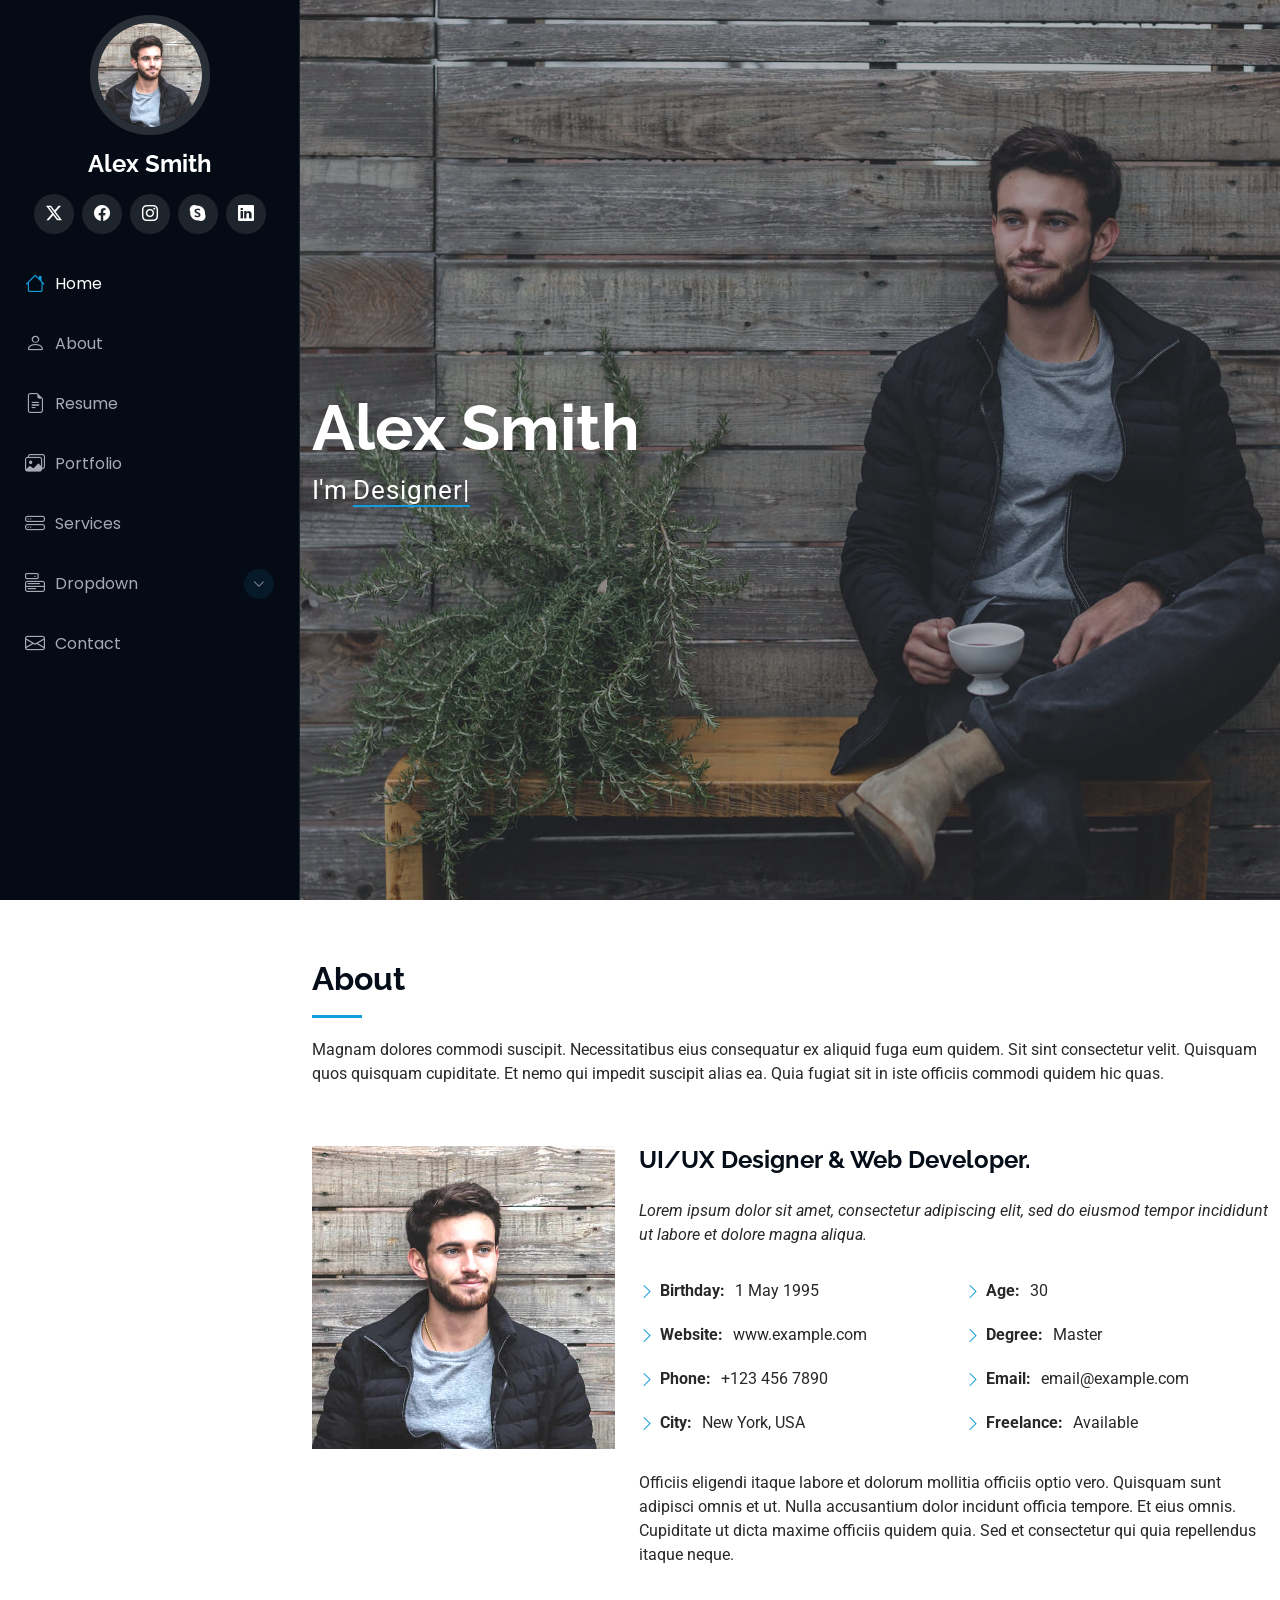
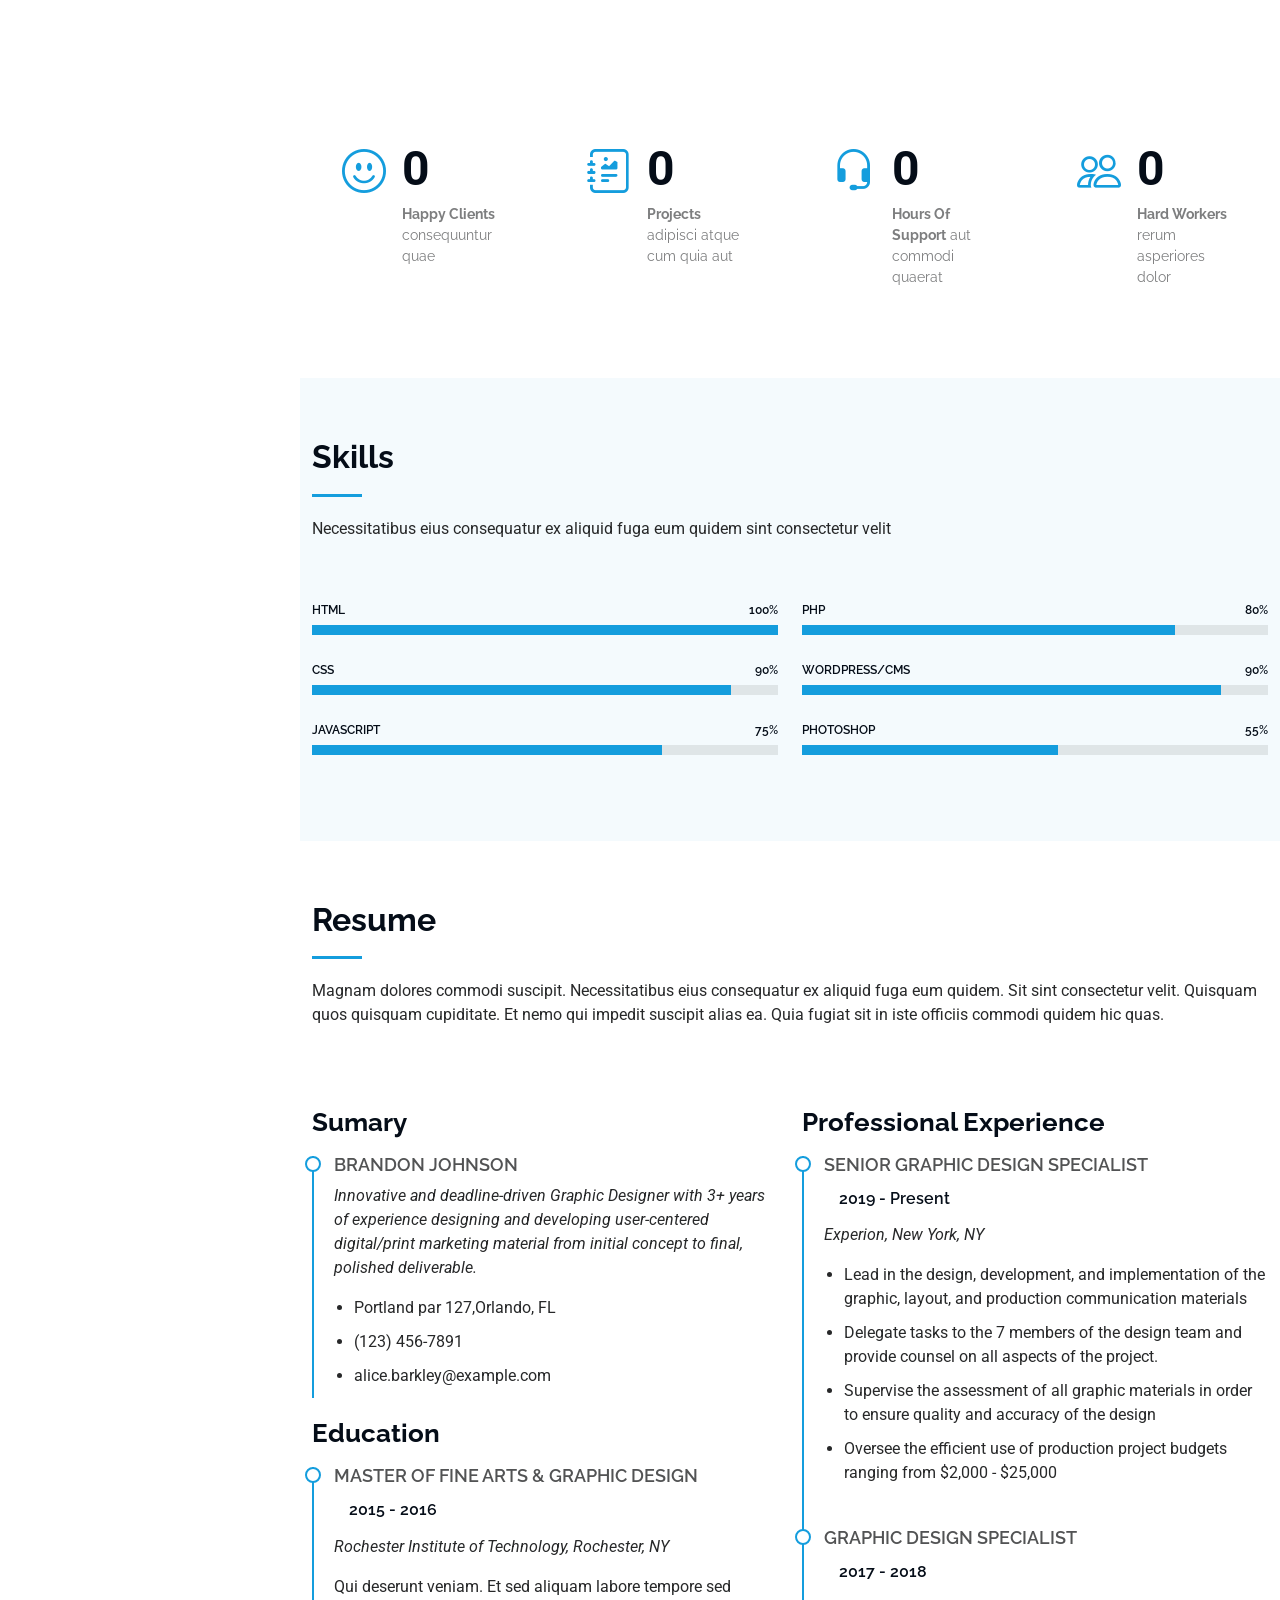
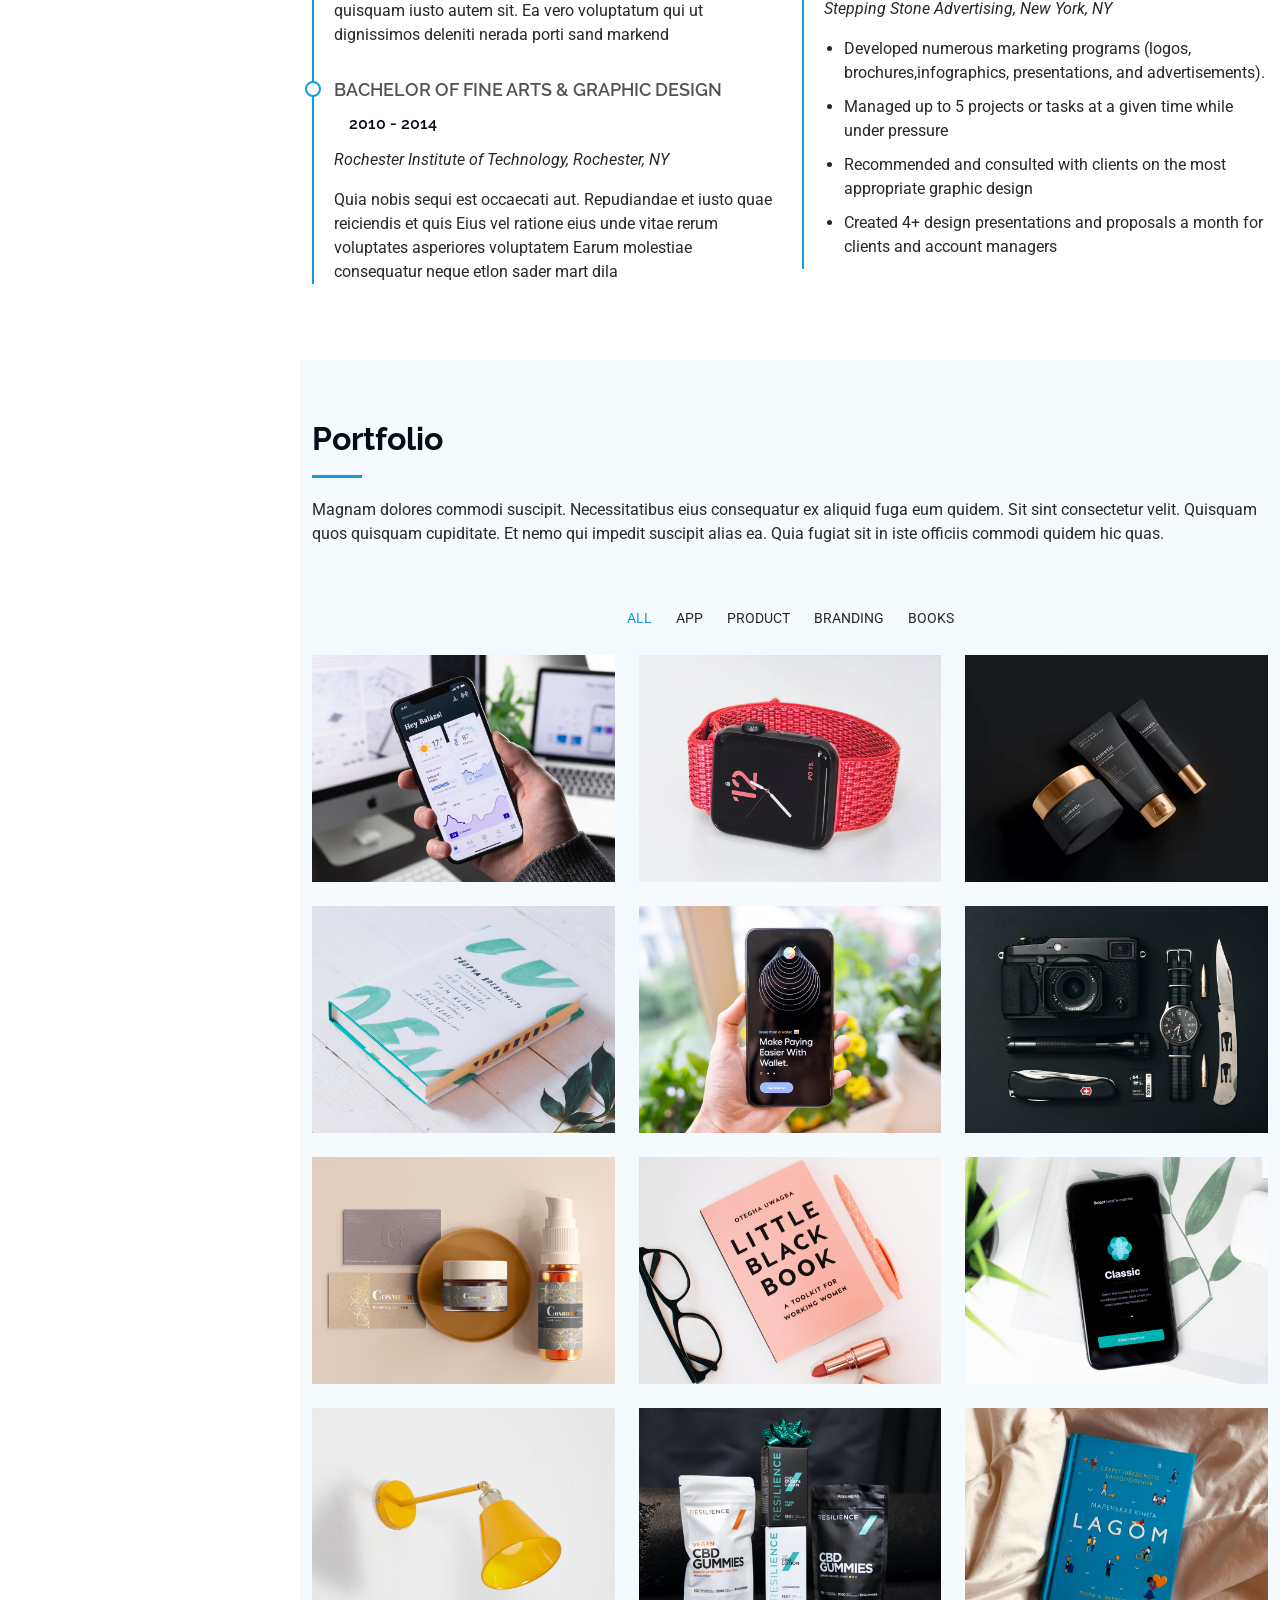
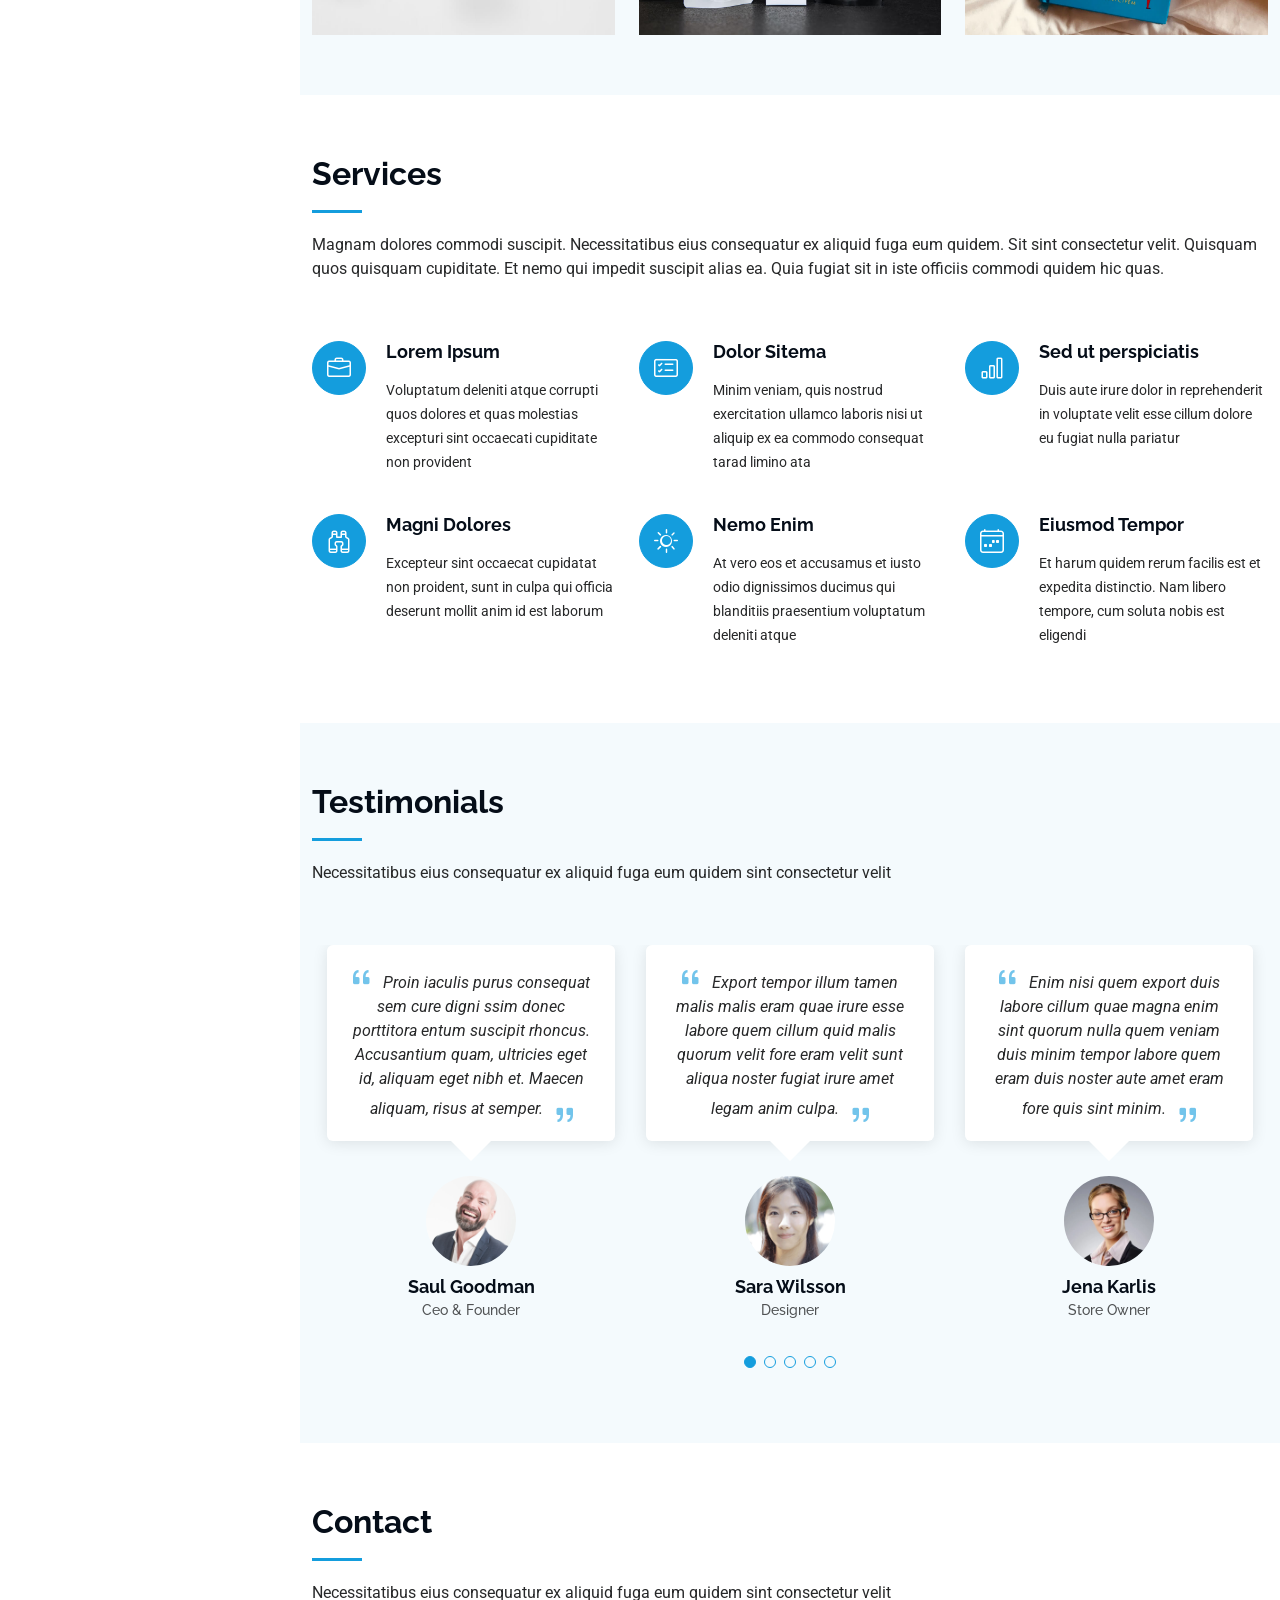
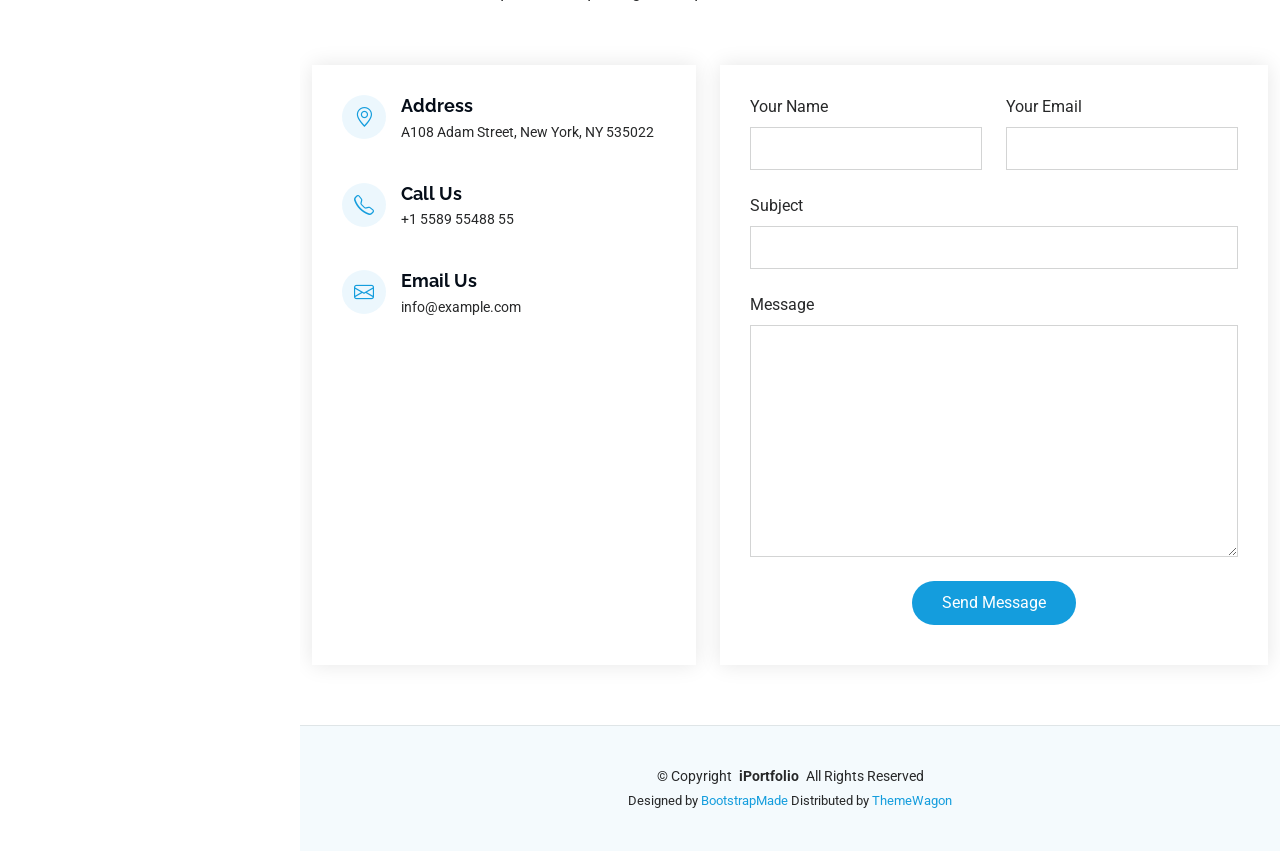
<file: portofolio-silvia/public/iPortfolio-1.0.0/index.html>
<!DOCTYPE html>
<html lang="en">

<head>
  <meta charset="utf-8">
  <meta content="width=device-width, initial-scale=1.0" name="viewport">
  <title>Index - iPortfolio Bootstrap Template</title>
  <meta content="" name="description">
  <meta content="" name="keywords">

  <!-- Favicons -->
  <link href="assets/img/favicon.png" rel="icon">
  <link href="assets/img/apple-touch-icon.png" rel="apple-touch-icon">

  <!-- Fonts -->
  <link href="https://fonts.googleapis.com" rel="preconnect">
  <link href="https://fonts.gstatic.com" rel="preconnect" crossorigin>
  <link href="https://fonts.googleapis.com/css2?family=Roboto:ital,wght@0,100;0,300;0,400;0,500;0,700;0,900;1,100;1,300;1,400;1,500;1,700;1,900&family=Poppins:ital,wght@0,100;0,200;0,300;0,400;0,500;0,600;0,700;0,800;0,900;1,100;1,200;1,300;1,400;1,500;1,600;1,700;1,800;1,900&family=Raleway:ital,wght@0,100;0,200;0,300;0,400;0,500;0,600;0,700;0,800;0,900;1,100;1,200;1,300;1,400;1,500;1,600;1,700;1,800;1,900&display=swap" rel="stylesheet">

  <!-- Vendor CSS Files -->
  <link href="assets/vendor/bootstrap/css/bootstrap.min.css" rel="stylesheet">
  <link href="assets/vendor/bootstrap-icons/bootstrap-icons.css" rel="stylesheet">
  <link href="assets/vendor/aos/aos.css" rel="stylesheet">
  <link href="assets/vendor/glightbox/css/glightbox.min.css" rel="stylesheet">
  <link href="assets/vendor/swiper/swiper-bundle.min.css" rel="stylesheet">

  <!-- Main CSS File -->
  <link href="assets/css/main.css" rel="stylesheet">

  <!-- =======================================================
  * Template Name: iPortfolio
  * Template URL: https://bootstrapmade.com/iportfolio-bootstrap-portfolio-websites-template/
  * Updated: Jun 29 2024 with Bootstrap v5.3.3
  * Author: BootstrapMade.com
  * License: https://bootstrapmade.com/license/
  ======================================================== -->
</head>

<body class="index-page">

  <header id="header" class="header dark-background d-flex flex-column">
    <i class="header-toggle d-xl-none bi bi-list"></i>

    <div class="profile-img">
      <img src="assets/img/my-profile-img.jpg" alt="" class="img-fluid rounded-circle">
    </div>

    <a href="index.html" class="logo d-flex align-items-center justify-content-center">
      <!-- Uncomment the line below if you also wish to use an image logo -->
      <!-- <img src="assets/img/logo.png" alt=""> -->
      <h1 class="sitename">Alex Smith</h1>
    </a>

    <div class="social-links text-center">
      <a href="#" class="twitter"><i class="bi bi-twitter-x"></i></a>
      <a href="#" class="facebook"><i class="bi bi-facebook"></i></a>
      <a href="#" class="instagram"><i class="bi bi-instagram"></i></a>
      <a href="#" class="google-plus"><i class="bi bi-skype"></i></a>
      <a href="#" class="linkedin"><i class="bi bi-linkedin"></i></a>
    </div>

    <nav id="navmenu" class="navmenu">
      <ul>
        <li><a href="#hero" class="active"><i class="bi bi-house navicon"></i>Home</a></li>
        <li><a href="#about"><i class="bi bi-person navicon"></i> About</a></li>
        <li><a href="#resume"><i class="bi bi-file-earmark-text navicon"></i> Resume</a></li>
        <li><a href="#portfolio"><i class="bi bi-images navicon"></i> Portfolio</a></li>
        <li><a href="#services"><i class="bi bi-hdd-stack navicon"></i> Services</a></li>
        <li class="dropdown"><a href="#"><i class="bi bi-menu-button navicon"></i> <span>Dropdown</span> <i class="bi bi-chevron-down toggle-dropdown"></i></a>
          <ul>
            <li><a href="#">Dropdown 1</a></li>
            <li class="dropdown"><a href="#"><span>Deep Dropdown</span> <i class="bi bi-chevron-down toggle-dropdown"></i></a>
              <ul>
                <li><a href="#">Deep Dropdown 1</a></li>
                <li><a href="#">Deep Dropdown 2</a></li>
                <li><a href="#">Deep Dropdown 3</a></li>
                <li><a href="#">Deep Dropdown 4</a></li>
                <li><a href="#">Deep Dropdown 5</a></li>
              </ul>
            </li>
            <li><a href="#">Dropdown 2</a></li>
            <li><a href="#">Dropdown 3</a></li>
            <li><a href="#">Dropdown 4</a></li>
          </ul>
        </li>
        <li><a href="#contact"><i class="bi bi-envelope navicon"></i> Contact</a></li>
      </ul>
    </nav>

  </header>

  <main class="main">

    <!-- Hero Section -->
    <section id="hero" class="hero section dark-background">

      <img src="assets/img/hero-bg.jpg" alt="" data-aos="fade-in" class="">

      <div class="container" data-aos="fade-up" data-aos-delay="100">
        <h2>Alex Smith</h2>
        <p>I'm <span class="typed" data-typed-items="Designer, Developer, Freelancer, Photographer">Designer</span><span class="typed-cursor typed-cursor--blink" aria-hidden="true"></span><span class="typed-cursor typed-cursor--blink" aria-hidden="true"></span></p>
      </div>

    </section><!-- /Hero Section -->

    <!-- About Section -->
    <section id="about" class="about section">

      <!-- Section Title -->
      <div class="container section-title" data-aos="fade-up">
        <h2>About</h2>
        <p>Magnam dolores commodi suscipit. Necessitatibus eius consequatur ex aliquid fuga eum quidem. Sit sint consectetur velit. Quisquam quos quisquam cupiditate. Et nemo qui impedit suscipit alias ea. Quia fugiat sit in iste officiis commodi quidem hic quas.</p>
      </div><!-- End Section Title -->

      <div class="container" data-aos="fade-up" data-aos-delay="100">

        <div class="row gy-4 justify-content-center">
          <div class="col-lg-4">
            <img src="assets/img/my-profile-img.jpg" class="img-fluid" alt="">
          </div>
          <div class="col-lg-8 content">
            <h2>UI/UX Designer &amp; Web Developer.</h2>
            <p class="fst-italic py-3">
              Lorem ipsum dolor sit amet, consectetur adipiscing elit, sed do eiusmod tempor incididunt ut labore et dolore
              magna aliqua.
            </p>
            <div class="row">
              <div class="col-lg-6">
                <ul>
                  <li><i class="bi bi-chevron-right"></i> <strong>Birthday:</strong> <span>1 May 1995</span></li>
                  <li><i class="bi bi-chevron-right"></i> <strong>Website:</strong> <span>www.example.com</span></li>
                  <li><i class="bi bi-chevron-right"></i> <strong>Phone:</strong> <span>+123 456 7890</span></li>
                  <li><i class="bi bi-chevron-right"></i> <strong>City:</strong> <span>New York, USA</span></li>
                </ul>
              </div>
              <div class="col-lg-6">
                <ul>
                  <li><i class="bi bi-chevron-right"></i> <strong>Age:</strong> <span>30</span></li>
                  <li><i class="bi bi-chevron-right"></i> <strong>Degree:</strong> <span>Master</span></li>
                  <li><i class="bi bi-chevron-right"></i> <strong>Email:</strong> <span>email@example.com</span></li>
                  <li><i class="bi bi-chevron-right"></i> <strong>Freelance:</strong> <span>Available</span></li>
                </ul>
              </div>
            </div>
            <p class="py-3">
              Officiis eligendi itaque labore et dolorum mollitia officiis optio vero. Quisquam sunt adipisci omnis et ut. Nulla accusantium dolor incidunt officia tempore. Et eius omnis.
              Cupiditate ut dicta maxime officiis quidem quia. Sed et consectetur qui quia repellendus itaque neque.
            </p>
          </div>
        </div>

      </div>

    </section><!-- /About Section -->

    <!-- Stats Section -->
    <section id="stats" class="stats section">

      <div class="container" data-aos="fade-up" data-aos-delay="100">

        <div class="row gy-4">

          <div class="col-lg-3 col-md-6">
            <div class="stats-item">
              <i class="bi bi-emoji-smile"></i>
              <span data-purecounter-start="0" data-purecounter-end="232" data-purecounter-duration="1" class="purecounter"></span>
              <p><strong>Happy Clients</strong> <span>consequuntur quae</span></p>
            </div>
          </div><!-- End Stats Item -->

          <div class="col-lg-3 col-md-6">
            <div class="stats-item">
              <i class="bi bi-journal-richtext"></i>
              <span data-purecounter-start="0" data-purecounter-end="521" data-purecounter-duration="1" class="purecounter"></span>
              <p><strong>Projects</strong> <span>adipisci atque cum quia aut</span></p>
            </div>
          </div><!-- End Stats Item -->

          <div class="col-lg-3 col-md-6">
            <div class="stats-item">
              <i class="bi bi-headset"></i>
              <span data-purecounter-start="0" data-purecounter-end="1453" data-purecounter-duration="1" class="purecounter"></span>
              <p><strong>Hours Of Support</strong> <span>aut commodi quaerat</span></p>
            </div>
          </div><!-- End Stats Item -->

          <div class="col-lg-3 col-md-6">
            <div class="stats-item">
              <i class="bi bi-people"></i>
              <span data-purecounter-start="0" data-purecounter-end="32" data-purecounter-duration="1" class="purecounter"></span>
              <p><strong>Hard Workers</strong> <span>rerum asperiores dolor</span></p>
            </div>
          </div><!-- End Stats Item -->

        </div>

      </div>

    </section><!-- /Stats Section -->

    <!-- Skills Section -->
    <section id="skills" class="skills section light-background">

      <!-- Section Title -->
      <div class="container section-title" data-aos="fade-up">
        <h2>Skills</h2>
        <p>Necessitatibus eius consequatur ex aliquid fuga eum quidem sint consectetur velit</p>
      </div><!-- End Section Title -->

      <div class="container" data-aos="fade-up" data-aos-delay="100">

        <div class="row skills-content skills-animation">

          <div class="col-lg-6">

            <div class="progress">
              <span class="skill"><span>HTML</span> <i class="val">100%</i></span>
              <div class="progress-bar-wrap">
                <div class="progress-bar" role="progressbar" aria-valuenow="100" aria-valuemin="0" aria-valuemax="100"></div>
              </div>
            </div><!-- End Skills Item -->

            <div class="progress">
              <span class="skill"><span>CSS</span> <i class="val">90%</i></span>
              <div class="progress-bar-wrap">
                <div class="progress-bar" role="progressbar" aria-valuenow="90" aria-valuemin="0" aria-valuemax="100"></div>
              </div>
            </div><!-- End Skills Item -->

            <div class="progress">
              <span class="skill"><span>JavaScript</span> <i class="val">75%</i></span>
              <div class="progress-bar-wrap">
                <div class="progress-bar" role="progressbar" aria-valuenow="75" aria-valuemin="0" aria-valuemax="100"></div>
              </div>
            </div><!-- End Skills Item -->

          </div>

          <div class="col-lg-6">

            <div class="progress">
              <span class="skill"><span>PHP</span> <i class="val">80%</i></span>
              <div class="progress-bar-wrap">
                <div class="progress-bar" role="progressbar" aria-valuenow="80" aria-valuemin="0" aria-valuemax="100"></div>
              </div>
            </div><!-- End Skills Item -->

            <div class="progress">
              <span class="skill"><span>WordPress/CMS</span> <i class="val">90%</i></span>
              <div class="progress-bar-wrap">
                <div class="progress-bar" role="progressbar" aria-valuenow="90" aria-valuemin="0" aria-valuemax="100"></div>
              </div>
            </div><!-- End Skills Item -->

            <div class="progress">
              <span class="skill"><span>Photoshop</span> <i class="val">55%</i></span>
              <div class="progress-bar-wrap">
                <div class="progress-bar" role="progressbar" aria-valuenow="55" aria-valuemin="0" aria-valuemax="100"></div>
              </div>
            </div><!-- End Skills Item -->

          </div>

        </div>

      </div>

    </section><!-- /Skills Section -->

    <!-- Resume Section -->
    <section id="resume" class="resume section">

      <!-- Section Title -->
      <div class="container section-title" data-aos="fade-up">
        <h2>Resume</h2>
        <p>Magnam dolores commodi suscipit. Necessitatibus eius consequatur ex aliquid fuga eum quidem. Sit sint consectetur velit. Quisquam quos quisquam cupiditate. Et nemo qui impedit suscipit alias ea. Quia fugiat sit in iste officiis commodi quidem hic quas.</p>
      </div><!-- End Section Title -->

      <div class="container">

        <div class="row">

          <div class="col-lg-6" data-aos="fade-up" data-aos-delay="100">
            <h3 class="resume-title">Sumary</h3>

            <div class="resume-item pb-0">
              <h4>Brandon Johnson</h4>
              <p><em>Innovative and deadline-driven Graphic Designer with 3+ years of experience designing and developing user-centered digital/print marketing material from initial concept to final, polished deliverable.</em></p>
              <ul>
                <li>Portland par 127,Orlando, FL</li>
                <li>(123) 456-7891</li>
                <li>alice.barkley@example.com</li>
              </ul>
            </div><!-- Edn Resume Item -->

            <h3 class="resume-title">Education</h3>
            <div class="resume-item">
              <h4>Master of Fine Arts &amp; Graphic Design</h4>
              <h5>2015 - 2016</h5>
              <p><em>Rochester Institute of Technology, Rochester, NY</em></p>
              <p>Qui deserunt veniam. Et sed aliquam labore tempore sed quisquam iusto autem sit. Ea vero voluptatum qui ut dignissimos deleniti nerada porti sand markend</p>
            </div><!-- Edn Resume Item -->

            <div class="resume-item">
              <h4>Bachelor of Fine Arts &amp; Graphic Design</h4>
              <h5>2010 - 2014</h5>
              <p><em>Rochester Institute of Technology, Rochester, NY</em></p>
              <p>Quia nobis sequi est occaecati aut. Repudiandae et iusto quae reiciendis et quis Eius vel ratione eius unde vitae rerum voluptates asperiores voluptatem Earum molestiae consequatur neque etlon sader mart dila</p>
            </div><!-- Edn Resume Item -->

          </div>

          <div class="col-lg-6" data-aos="fade-up" data-aos-delay="200">
            <h3 class="resume-title">Professional Experience</h3>
            <div class="resume-item">
              <h4>Senior graphic design specialist</h4>
              <h5>2019 - Present</h5>
              <p><em>Experion, New York, NY </em></p>
              <ul>
                <li>Lead in the design, development, and implementation of the graphic, layout, and production communication materials</li>
                <li>Delegate tasks to the 7 members of the design team and provide counsel on all aspects of the project. </li>
                <li>Supervise the assessment of all graphic materials in order to ensure quality and accuracy of the design</li>
                <li>Oversee the efficient use of production project budgets ranging from $2,000 - $25,000</li>
              </ul>
            </div><!-- Edn Resume Item -->

            <div class="resume-item">
              <h4>Graphic design specialist</h4>
              <h5>2017 - 2018</h5>
              <p><em>Stepping Stone Advertising, New York, NY</em></p>
              <ul>
                <li>Developed numerous marketing programs (logos, brochures,infographics, presentations, and advertisements).</li>
                <li>Managed up to 5 projects or tasks at a given time while under pressure</li>
                <li>Recommended and consulted with clients on the most appropriate graphic design</li>
                <li>Created 4+ design presentations and proposals a month for clients and account managers</li>
              </ul>
            </div><!-- Edn Resume Item -->

          </div>

        </div>

      </div>

    </section><!-- /Resume Section -->

    <!-- Portfolio Section -->
    <section id="portfolio" class="portfolio section light-background">

      <!-- Section Title -->
      <div class="container section-title" data-aos="fade-up">
        <h2>Portfolio</h2>
        <p>Magnam dolores commodi suscipit. Necessitatibus eius consequatur ex aliquid fuga eum quidem. Sit sint consectetur velit. Quisquam quos quisquam cupiditate. Et nemo qui impedit suscipit alias ea. Quia fugiat sit in iste officiis commodi quidem hic quas.</p>
      </div><!-- End Section Title -->

      <div class="container">

        <div class="isotope-layout" data-default-filter="*" data-layout="masonry" data-sort="original-order">

          <ul class="portfolio-filters isotope-filters" data-aos="fade-up" data-aos-delay="100">
            <li data-filter="*" class="filter-active">All</li>
            <li data-filter=".filter-app">App</li>
            <li data-filter=".filter-product">Product</li>
            <li data-filter=".filter-branding">Branding</li>
            <li data-filter=".filter-books">Books</li>
          </ul><!-- End Portfolio Filters -->

          <div class="row gy-4 isotope-container" data-aos="fade-up" data-aos-delay="200">

            <div class="col-lg-4 col-md-6 portfolio-item isotope-item filter-app">
              <div class="portfolio-content h-100">
                <img src="assets/img/portfolio/app-1.jpg" class="img-fluid" alt="">
                <div class="portfolio-info">
                  <h4>App 1</h4>
                  <p>Lorem ipsum, dolor sit amet consectetur</p>
                  <a href="assets/img/portfolio/app-1.jpg" title="App 1" data-gallery="portfolio-gallery-app" class="glightbox preview-link"><i class="bi bi-zoom-in"></i></a>
                  <a href="portfolio-details.html" title="More Details" class="details-link"><i class="bi bi-link-45deg"></i></a>
                </div>
              </div>
            </div><!-- End Portfolio Item -->

            <div class="col-lg-4 col-md-6 portfolio-item isotope-item filter-product">
              <div class="portfolio-content h-100">
                <img src="assets/img/portfolio/product-1.jpg" class="img-fluid" alt="">
                <div class="portfolio-info">
                  <h4>Product 1</h4>
                  <p>Lorem ipsum, dolor sit amet consectetur</p>
                  <a href="assets/img/portfolio/product-1.jpg" title="Product 1" data-gallery="portfolio-gallery-product" class="glightbox preview-link"><i class="bi bi-zoom-in"></i></a>
                  <a href="portfolio-details.html" title="More Details" class="details-link"><i class="bi bi-link-45deg"></i></a>
                </div>
              </div>
            </div><!-- End Portfolio Item -->

            <div class="col-lg-4 col-md-6 portfolio-item isotope-item filter-branding">
              <div class="portfolio-content h-100">
                <img src="assets/img/portfolio/branding-1.jpg" class="img-fluid" alt="">
                <div class="portfolio-info">
                  <h4>Branding 1</h4>
                  <p>Lorem ipsum, dolor sit amet consectetur</p>
                  <a href="assets/img/portfolio/branding-1.jpg" title="Branding 1" data-gallery="portfolio-gallery-branding" class="glightbox preview-link"><i class="bi bi-zoom-in"></i></a>
                  <a href="portfolio-details.html" title="More Details" class="details-link"><i class="bi bi-link-45deg"></i></a>
                </div>
              </div>
            </div><!-- End Portfolio Item -->

            <div class="col-lg-4 col-md-6 portfolio-item isotope-item filter-books">
              <div class="portfolio-content h-100">
                <img src="assets/img/portfolio/books-1.jpg" class="img-fluid" alt="">
                <div class="portfolio-info">
                  <h4>Books 1</h4>
                  <p>Lorem ipsum, dolor sit amet consectetur</p>
                  <a href="assets/img/portfolio/books-1.jpg" title="Branding 1" data-gallery="portfolio-gallery-book" class="glightbox preview-link"><i class="bi bi-zoom-in"></i></a>
                  <a href="portfolio-details.html" title="More Details" class="details-link"><i class="bi bi-link-45deg"></i></a>
                </div>
              </div>
            </div><!-- End Portfolio Item -->

            <div class="col-lg-4 col-md-6 portfolio-item isotope-item filter-app">
              <div class="portfolio-content h-100">
                <img src="assets/img/portfolio/app-2.jpg" class="img-fluid" alt="">
                <div class="portfolio-info">
                  <h4>App 2</h4>
                  <p>Lorem ipsum, dolor sit amet consectetur</p>
                  <a href="assets/img/portfolio/app-2.jpg" title="App 2" data-gallery="portfolio-gallery-app" class="glightbox preview-link"><i class="bi bi-zoom-in"></i></a>
                  <a href="portfolio-details.html" title="More Details" class="details-link"><i class="bi bi-link-45deg"></i></a>
                </div>
              </div>
            </div><!-- End Portfolio Item -->

            <div class="col-lg-4 col-md-6 portfolio-item isotope-item filter-product">
              <div class="portfolio-content h-100">
                <img src="assets/img/portfolio/product-2.jpg" class="img-fluid" alt="">
                <div class="portfolio-info">
                  <h4>Product 2</h4>
                  <p>Lorem ipsum, dolor sit amet consectetur</p>
                  <a href="assets/img/portfolio/product-2.jpg" title="Product 2" data-gallery="portfolio-gallery-product" class="glightbox preview-link"><i class="bi bi-zoom-in"></i></a>
                  <a href="portfolio-details.html" title="More Details" class="details-link"><i class="bi bi-link-45deg"></i></a>
                </div>
              </div>
            </div><!-- End Portfolio Item -->

            <div class="col-lg-4 col-md-6 portfolio-item isotope-item filter-branding">
              <div class="portfolio-content h-100">
                <img src="assets/img/portfolio/branding-2.jpg" class="img-fluid" alt="">
                <div class="portfolio-info">
                  <h4>Branding 2</h4>
                  <p>Lorem ipsum, dolor sit amet consectetur</p>
                  <a href="assets/img/portfolio/branding-2.jpg" title="Branding 2" data-gallery="portfolio-gallery-branding" class="glightbox preview-link"><i class="bi bi-zoom-in"></i></a>
                  <a href="portfolio-details.html" title="More Details" class="details-link"><i class="bi bi-link-45deg"></i></a>
                </div>
              </div>
            </div><!-- End Portfolio Item -->

            <div class="col-lg-4 col-md-6 portfolio-item isotope-item filter-books">
              <div class="portfolio-content h-100">
                <img src="assets/img/portfolio/books-2.jpg" class="img-fluid" alt="">
                <div class="portfolio-info">
                  <h4>Books 2</h4>
                  <p>Lorem ipsum, dolor sit amet consectetur</p>
                  <a href="assets/img/portfolio/books-2.jpg" title="Branding 2" data-gallery="portfolio-gallery-book" class="glightbox preview-link"><i class="bi bi-zoom-in"></i></a>
                  <a href="portfolio-details.html" title="More Details" class="details-link"><i class="bi bi-link-45deg"></i></a>
                </div>
              </div>
            </div><!-- End Portfolio Item -->

            <div class="col-lg-4 col-md-6 portfolio-item isotope-item filter-app">
              <div class="portfolio-content h-100">
                <img src="assets/img/portfolio/app-3.jpg" class="img-fluid" alt="">
                <div class="portfolio-info">
                  <h4>App 3</h4>
                  <p>Lorem ipsum, dolor sit amet consectetur</p>
                  <a href="assets/img/portfolio/app-3.jpg" title="App 3" data-gallery="portfolio-gallery-app" class="glightbox preview-link"><i class="bi bi-zoom-in"></i></a>
                  <a href="portfolio-details.html" title="More Details" class="details-link"><i class="bi bi-link-45deg"></i></a>
                </div>
              </div>
            </div><!-- End Portfolio Item -->

            <div class="col-lg-4 col-md-6 portfolio-item isotope-item filter-product">
              <div class="portfolio-content h-100">
                <img src="assets/img/portfolio/product-3.jpg" class="img-fluid" alt="">
                <div class="portfolio-info">
                  <h4>Product 3</h4>
                  <p>Lorem ipsum, dolor sit amet consectetur</p>
                  <a href="assets/img/portfolio/product-3.jpg" title="Product 3" data-gallery="portfolio-gallery-product" class="glightbox preview-link"><i class="bi bi-zoom-in"></i></a>
                  <a href="portfolio-details.html" title="More Details" class="details-link"><i class="bi bi-link-45deg"></i></a>
                </div>
              </div>
            </div><!-- End Portfolio Item -->

            <div class="col-lg-4 col-md-6 portfolio-item isotope-item filter-branding">
              <div class="portfolio-content h-100">
                <img src="assets/img/portfolio/branding-3.jpg" class="img-fluid" alt="">
                <div class="portfolio-info">
                  <h4>Branding 3</h4>
                  <p>Lorem ipsum, dolor sit amet consectetur</p>
                  <a href="assets/img/portfolio/branding-3.jpg" title="Branding 2" data-gallery="portfolio-gallery-branding" class="glightbox preview-link"><i class="bi bi-zoom-in"></i></a>
                  <a href="portfolio-details.html" title="More Details" class="details-link"><i class="bi bi-link-45deg"></i></a>
                </div>
              </div>
            </div><!-- End Portfolio Item -->

            <div class="col-lg-4 col-md-6 portfolio-item isotope-item filter-books">
              <div class="portfolio-content h-100">
                <img src="assets/img/portfolio/books-3.jpg" class="img-fluid" alt="">
                <div class="portfolio-info">
                  <h4>Books 3</h4>
                  <p>Lorem ipsum, dolor sit amet consectetur</p>
                  <a href="assets/img/portfolio/books-3.jpg" title="Branding 3" data-gallery="portfolio-gallery-book" class="glightbox preview-link"><i class="bi bi-zoom-in"></i></a>
                  <a href="portfolio-details.html" title="More Details" class="details-link"><i class="bi bi-link-45deg"></i></a>
                </div>
              </div>
            </div><!-- End Portfolio Item -->

          </div><!-- End Portfolio Container -->

        </div>

      </div>

    </section><!-- /Portfolio Section -->

    <!-- Services Section -->
    <section id="services" class="services section">

      <!-- Section Title -->
      <div class="container section-title" data-aos="fade-up">
        <h2>Services</h2>
        <p>Magnam dolores commodi suscipit. Necessitatibus eius consequatur ex aliquid fuga eum quidem. Sit sint consectetur velit. Quisquam quos quisquam cupiditate. Et nemo qui impedit suscipit alias ea. Quia fugiat sit in iste officiis commodi quidem hic quas.</p>
      </div><!-- End Section Title -->

      <div class="container">

        <div class="row gy-4">

          <div class="col-lg-4 col-md-6 service-item d-flex" data-aos="fade-up" data-aos-delay="100">
            <div class="icon flex-shrink-0"><i class="bi bi-briefcase"></i></div>
            <div>
              <h4 class="title"><a href="service-details.html" class="stretched-link">Lorem Ipsum</a></h4>
              <p class="description">Voluptatum deleniti atque corrupti quos dolores et quas molestias excepturi sint occaecati cupiditate non provident</p>
            </div>
          </div>
          <!-- End Service Item -->

          <div class="col-lg-4 col-md-6 service-item d-flex" data-aos="fade-up" data-aos-delay="200">
            <div class="icon flex-shrink-0"><i class="bi bi-card-checklist"></i></div>
            <div>
              <h4 class="title"><a href="service-details.html" class="stretched-link">Dolor Sitema</a></h4>
              <p class="description">Minim veniam, quis nostrud exercitation ullamco laboris nisi ut aliquip ex ea commodo consequat tarad limino ata</p>
            </div>
          </div><!-- End Service Item -->

          <div class="col-lg-4 col-md-6 service-item d-flex" data-aos="fade-up" data-aos-delay="300">
            <div class="icon flex-shrink-0"><i class="bi bi-bar-chart"></i></div>
            <div>
              <h4 class="title"><a href="service-details.html" class="stretched-link">Sed ut perspiciatis</a></h4>
              <p class="description">Duis aute irure dolor in reprehenderit in voluptate velit esse cillum dolore eu fugiat nulla pariatur</p>
            </div>
          </div><!-- End Service Item -->

          <div class="col-lg-4 col-md-6 service-item d-flex" data-aos="fade-up" data-aos-delay="400">
            <div class="icon flex-shrink-0"><i class="bi bi-binoculars"></i></div>
            <div>
              <h4 class="title"><a href="service-details.html" class="stretched-link">Magni Dolores</a></h4>
              <p class="description">Excepteur sint occaecat cupidatat non proident, sunt in culpa qui officia deserunt mollit anim id est laborum</p>
            </div>
          </div><!-- End Service Item -->

          <div class="col-lg-4 col-md-6 service-item d-flex" data-aos="fade-up" data-aos-delay="500">
            <div class="icon flex-shrink-0"><i class="bi bi-brightness-high"></i></div>
            <div>
              <h4 class="title"><a href="service-details.html" class="stretched-link">Nemo Enim</a></h4>
              <p class="description">At vero eos et accusamus et iusto odio dignissimos ducimus qui blanditiis praesentium voluptatum deleniti atque</p>
            </div>
          </div><!-- End Service Item -->

          <div class="col-lg-4 col-md-6 service-item d-flex" data-aos="fade-up" data-aos-delay="600">
            <div class="icon flex-shrink-0"><i class="bi bi-calendar4-week"></i></div>
            <div>
              <h4 class="title"><a href="service-details.html" class="stretched-link">Eiusmod Tempor</a></h4>
              <p class="description">Et harum quidem rerum facilis est et expedita distinctio. Nam libero tempore, cum soluta nobis est eligendi</p>
            </div>
          </div><!-- End Service Item -->

        </div>

      </div>

    </section><!-- /Services Section -->

    <!-- Testimonials Section -->
    <section id="testimonials" class="testimonials section light-background">

      <!-- Section Title -->
      <div class="container section-title" data-aos="fade-up">
        <h2>Testimonials</h2>
        <p>Necessitatibus eius consequatur ex aliquid fuga eum quidem sint consectetur velit</p>
      </div><!-- End Section Title -->

      <div class="container" data-aos="fade-up" data-aos-delay="100">

        <div class="swiper init-swiper">
          <script type="application/json" class="swiper-config">
            {
              "loop": true,
              "speed": 600,
              "autoplay": {
                "delay": 5000
              },
              "slidesPerView": "auto",
              "pagination": {
                "el": ".swiper-pagination",
                "type": "bullets",
                "clickable": true
              },
              "breakpoints": {
                "320": {
                  "slidesPerView": 1,
                  "spaceBetween": 40
                },
                "1200": {
                  "slidesPerView": 3,
                  "spaceBetween": 1
                }
              }
            }
          </script>
          <div class="swiper-wrapper">

            <div class="swiper-slide">
              <div class="testimonial-item">
                <p>
                  <i class="bi bi-quote quote-icon-left"></i>
                  <span>Proin iaculis purus consequat sem cure digni ssim donec porttitora entum suscipit rhoncus. Accusantium quam, ultricies eget id, aliquam eget nibh et. Maecen aliquam, risus at semper.</span>
                  <i class="bi bi-quote quote-icon-right"></i>
                </p>
                <img src="assets/img/testimonials/testimonials-1.jpg" class="testimonial-img" alt="">
                <h3>Saul Goodman</h3>
                <h4>Ceo &amp; Founder</h4>
              </div>
            </div><!-- End testimonial item -->

            <div class="swiper-slide">
              <div class="testimonial-item">
                <p>
                  <i class="bi bi-quote quote-icon-left"></i>
                  <span>Export tempor illum tamen malis malis eram quae irure esse labore quem cillum quid malis quorum velit fore eram velit sunt aliqua noster fugiat irure amet legam anim culpa.</span>
                  <i class="bi bi-quote quote-icon-right"></i>
                </p>
                <img src="assets/img/testimonials/testimonials-2.jpg" class="testimonial-img" alt="">
                <h3>Sara Wilsson</h3>
                <h4>Designer</h4>
              </div>
            </div><!-- End testimonial item -->

            <div class="swiper-slide">
              <div class="testimonial-item">
                <p>
                  <i class="bi bi-quote quote-icon-left"></i>
                  <span>Enim nisi quem export duis labore cillum quae magna enim sint quorum nulla quem veniam duis minim tempor labore quem eram duis noster aute amet eram fore quis sint minim.</span>
                  <i class="bi bi-quote quote-icon-right"></i>
                </p>
                <img src="assets/img/testimonials/testimonials-3.jpg" class="testimonial-img" alt="">
                <h3>Jena Karlis</h3>
                <h4>Store Owner</h4>
              </div>
            </div><!-- End testimonial item -->

            <div class="swiper-slide">
              <div class="testimonial-item">
                <p>
                  <i class="bi bi-quote quote-icon-left"></i>
                  <span>Fugiat enim eram quae cillum dolore dolor amet nulla culpa multos export minim fugiat dolor enim duis veniam ipsum anim magna sunt elit fore quem dolore labore illum veniam.</span>
                  <i class="bi bi-quote quote-icon-right"></i>
                </p>
                <img src="assets/img/testimonials/testimonials-4.jpg" class="testimonial-img" alt="">
                <h3>Matt Brandon</h3>
                <h4>Freelancer</h4>
              </div>
            </div><!-- End testimonial item -->

            <div class="swiper-slide">
              <div class="testimonial-item">
                <p>
                  <i class="bi bi-quote quote-icon-left"></i>
                  <span>Quis quorum aliqua sint quem legam fore sunt eram irure aliqua veniam tempor noster veniam sunt culpa nulla illum cillum fugiat legam esse veniam culpa fore nisi cillum quid.</span>
                  <i class="bi bi-quote quote-icon-right"></i>
                </p>
                <img src="assets/img/testimonials/testimonials-5.jpg" class="testimonial-img" alt="">
                <h3>John Larson</h3>
                <h4>Entrepreneur</h4>
              </div>
            </div><!-- End testimonial item -->

          </div>
          <div class="swiper-pagination"></div>
        </div>

      </div>

    </section><!-- /Testimonials Section -->

    <!-- Contact Section -->
    <section id="contact" class="contact section">

      <!-- Section Title -->
      <div class="container section-title" data-aos="fade-up">
        <h2>Contact</h2>
        <p>Necessitatibus eius consequatur ex aliquid fuga eum quidem sint consectetur velit</p>
      </div><!-- End Section Title -->

      <div class="container" data-aos="fade-up" data-aos-delay="100">

        <div class="row gy-4">

          <div class="col-lg-5">

            <div class="info-wrap">
              <div class="info-item d-flex" data-aos="fade-up" data-aos-delay="200">
                <i class="bi bi-geo-alt flex-shrink-0"></i>
                <div>
                  <h3>Address</h3>
                  <p>A108 Adam Street, New York, NY 535022</p>
                </div>
              </div><!-- End Info Item -->

              <div class="info-item d-flex" data-aos="fade-up" data-aos-delay="300">
                <i class="bi bi-telephone flex-shrink-0"></i>
                <div>
                  <h3>Call Us</h3>
                  <p>+1 5589 55488 55</p>
                </div>
              </div><!-- End Info Item -->

              <div class="info-item d-flex" data-aos="fade-up" data-aos-delay="400">
                <i class="bi bi-envelope flex-shrink-0"></i>
                <div>
                  <h3>Email Us</h3>
                  <p>info@example.com</p>
                </div>
              </div><!-- End Info Item -->

              <iframe src="https://www.google.com/maps/embed?pb=!1m14!1m8!1m3!1d48389.78314118045!2d-74.006138!3d40.710059!3m2!1i1024!2i768!4f13.1!3m3!1m2!1s0x89c25a22a3bda30d%3A0xb89d1fe6bc499443!2sDowntown%20Conference%20Center!5e0!3m2!1sen!2sus!4v1676961268712!5m2!1sen!2sus" frameborder="0" style="border:0; width: 100%; height: 270px;" allowfullscreen="" loading="lazy" referrerpolicy="no-referrer-when-downgrade"></iframe>
            </div>
          </div>

          <div class="col-lg-7">
            <form action="forms/contact.php" method="post" class="php-email-form" data-aos="fade-up" data-aos-delay="200">
              <div class="row gy-4">

                <div class="col-md-6">
                  <label for="name-field" class="pb-2">Your Name</label>
                  <input type="text" name="name" id="name-field" class="form-control" required="">
                </div>

                <div class="col-md-6">
                  <label for="email-field" class="pb-2">Your Email</label>
                  <input type="email" class="form-control" name="email" id="email-field" required="">
                </div>

                <div class="col-md-12">
                  <label for="subject-field" class="pb-2">Subject</label>
                  <input type="text" class="form-control" name="subject" id="subject-field" required="">
                </div>

                <div class="col-md-12">
                  <label for="message-field" class="pb-2">Message</label>
                  <textarea class="form-control" name="message" rows="10" id="message-field" required=""></textarea>
                </div>

                <div class="col-md-12 text-center">
                  <div class="loading">Loading</div>
                  <div class="error-message"></div>
                  <div class="sent-message">Your message has been sent. Thank you!</div>

                  <button type="submit">Send Message</button>
                </div>

              </div>
            </form>
          </div><!-- End Contact Form -->

        </div>

      </div>

    </section><!-- /Contact Section -->

  </main>

  <footer id="footer" class="footer position-relative light-background">

    <div class="container">
      <div class="copyright text-center ">
        <p>© <span>Copyright</span> <strong class="px-1 sitename">iPortfolio</strong> <span>All Rights Reserved</span></p>
      </div>
      <div class="credits">
        <!-- All the links in the footer should remain intact. -->
        <!-- You can delete the links only if you've purchased the pro version. -->
        <!-- Licensing information: https://bootstrapmade.com/license/ -->
        <!-- Purchase the pro version with working PHP/AJAX contact form: [buy-url] -->
        Designed by <a href="https://bootstrapmade.com/">BootstrapMade</a> Distributed by <a href="https://themewagon.com">ThemeWagon</a>
      </div>
    </div>

  </footer>

  <!-- Scroll Top -->
  <a href="#" id="scroll-top" class="scroll-top d-flex align-items-center justify-content-center"><i class="bi bi-arrow-up-short"></i></a>

  <!-- Preloader -->
  <div id="preloader"></div>

  <!-- Vendor JS Files -->
  <script src="assets/vendor/bootstrap/js/bootstrap.bundle.min.js"></script>
  <script src="assets/vendor/php-email-form/validate.js"></script>
  <script src="assets/vendor/aos/aos.js"></script>
  <script src="assets/vendor/typed.js/typed.umd.js"></script>
  <script src="assets/vendor/purecounter/purecounter_vanilla.js"></script>
  <script src="assets/vendor/waypoints/noframework.waypoints.js"></script>
  <script src="assets/vendor/glightbox/js/glightbox.min.js"></script>
  <script src="assets/vendor/imagesloaded/imagesloaded.pkgd.min.js"></script>
  <script src="assets/vendor/isotope-layout/isotope.pkgd.min.js"></script>
  <script src="assets/vendor/swiper/swiper-bundle.min.js"></script>

  <!-- Main JS File -->
  <script src="assets/js/main.js"></script>

</body>

</html>
</file>
<file: portofolio-silvia/public/iPortfolio-1.0.0/assets/css/main.css>
/**
* Template Name: iPortfolio
* Template URL: https://bootstrapmade.com/iportfolio-bootstrap-portfolio-websites-template/
* Updated: Jun 29 2024 with Bootstrap v5.3.3
* Author: BootstrapMade.com
* License: https://bootstrapmade.com/license/
*/

/*--------------------------------------------------------------
# Font & Color Variables
# Help: https://bootstrapmade.com/color-system/
--------------------------------------------------------------*/
/* Fonts */
:root {
  --default-font: "Roboto",  system-ui, -apple-system, "Segoe UI", Roboto, "Helvetica Neue", Arial, "Noto Sans", "Liberation Sans", sans-serif, "Apple Color Emoji", "Segoe UI Emoji", "Segoe UI Symbol", "Noto Color Emoji";
  --heading-font: "Raleway",  sans-serif;
  --nav-font: "Poppins",  sans-serif;
}

/* Global Colors - The following color variables are used throughout the website. Updating them here will change the color scheme of the entire website */
:root { 
  --background-color: #ffffff; /* Background color for the entire website, including individual sections */
  --default-color: #272829; /* Default color used for the majority of the text content across the entire website */
  --heading-color: #050d18; /* Color for headings, subheadings and title throughout the website */
  --accent-color: #149ddd; /* Accent color that represents your brand on the website. It's used for buttons, links, and other elements that need to stand out */
  --surface-color: #ffffff; /* The surface color is used as a background of boxed elements within sections, such as cards, icon boxes, or other elements that require a visual separation from the global background. */
  --contrast-color: #ffffff; /* Contrast color for text, ensuring readability against backgrounds of accent, heading, or default colors. */
}

/* Nav Menu Colors - The following color variables are used specifically for the navigation menu. They are separate from the global colors to allow for more customization options */
:root {
  --nav-color: #a8a9b4;  /* The default color of the main navmenu links */
  --nav-hover-color: #ffffff; /* Applied to main navmenu links when they are hovered over or active */
  --nav-mobile-background-color: #040b14; /* Used as the background color for mobile navigation menu */
  --nav-dropdown-background-color: #040b14; /* Used as the background color for dropdown items that appear when hovering over primary navigation items */
  --nav-dropdown-color: #a8a9b4; /* Used for navigation links of the dropdown items in the navigation menu. */
  --nav-dropdown-hover-color: #ffffff; /* Similar to --nav-hover-color, this color is applied to dropdown navigation links when they are hovered over. */
}

/* Color Presets - These classes override global colors when applied to any section or element, providing reuse of the sam color scheme. */

.light-background {
  --background-color: #f4fafd;
  --surface-color: #ffffff;
}

.dark-background {
  --background-color: #040b14;
  --default-color: #ffffff;
  --heading-color: #ffffff;
  --surface-color: #151f2b;
  --contrast-color: #ffffff;
}

/* Smooth scroll */
:root {
  scroll-behavior: smooth;
}

/*--------------------------------------------------------------
# General Styling & Shared Classes
--------------------------------------------------------------*/
body {
  color: var(--default-color);
  background-color: var(--background-color);
  font-family: var(--default-font);
}

a {
  color: var(--accent-color);
  text-decoration: none;
  transition: 0.3s;
}

a:hover {
  color: color-mix(in srgb, var(--accent-color), transparent 25%);
  text-decoration: none;
}

h1,
h2,
h3,
h4,
h5,
h6 {
  color: var(--heading-color);
  font-family: var(--heading-font);
}

/* PHP Email Form Messages
------------------------------*/
.php-email-form .error-message {
  display: none;
  background: #df1529;
  color: #ffffff;
  text-align: left;
  padding: 15px;
  margin-bottom: 24px;
  font-weight: 600;
}

.php-email-form .sent-message {
  display: none;
  color: #ffffff;
  background: #059652;
  text-align: center;
  padding: 15px;
  margin-bottom: 24px;
  font-weight: 600;
}

.php-email-form .loading {
  display: none;
  background: var(--surface-color);
  text-align: center;
  padding: 15px;
  margin-bottom: 24px;
}

.php-email-form .loading:before {
  content: "";
  display: inline-block;
  border-radius: 50%;
  width: 24px;
  height: 24px;
  margin: 0 10px -6px 0;
  border: 3px solid var(--accent-color);
  border-top-color: var(--surface-color);
  animation: php-email-form-loading 1s linear infinite;
}

@keyframes php-email-form-loading {
  0% {
    transform: rotate(0deg);
  }

  100% {
    transform: rotate(360deg);
  }
}

/*--------------------------------------------------------------
# Global Header
--------------------------------------------------------------*/
.header {
  color: var(--default-color);
  background-color: var(--background-color);
  position: fixed;
  top: 0;
  left: 0;
  bottom: 0;
  padding: 0 15px;
  width: 300px;
  transition: all ease-in-out 0.3s;
  overflow-y: auto;
  z-index: 997;
  border-right: 1px solid color-mix(in srgb, var(--default-color), transparent 90%);
}

.header .profile-img img {
  margin: 15px auto;
  display: block;
  width: 120px;
  border: 8px solid color-mix(in srgb, var(--default-color), transparent 85%);
}

.header .logo {
  line-height: 1;
  margin-bottom: 15px;
}

.header .logo img {
  max-height: 32px;
  margin-right: 8px;
}

.header .logo h1 {
  font-size: 24px;
  margin: 0;
  font-weight: 700;
  color: var(--heading-color);
}

.header .social-links {
  margin: 0 0 20px 0;
}

.header .social-links a {
  font-size: 16px;
  display: inline-flex;
  align-items: center;
  justify-content: center;
  background: color-mix(in srgb, var(--default-color), transparent 90%);
  color: var(--default-color);
  margin: 0 2px;
  border-radius: 50%;
  text-align: center;
  width: 40px;
  height: 40px;
  transition: 0.3s;
}

.header .social-links a:hover {
  color: var(--contrast-color);
  background: var(--accent-color);
}

@media (min-width: 1200px) {

  .header~main,
  .header~#footer {
    margin-left: 300px;
  }
}

@media (max-width: 1199px) {
  .header {
    left: -100%;
  }
}

.header.header-show {
  left: 0;
}

.header .header-toggle {
  color: var(--contrast-color);
  background-color: var(--accent-color);
  font-size: 22px;
  display: flex;
  align-items: center;
  justify-content: center;
  width: 40px;
  height: 40px;
  border-radius: 50%;
  cursor: pointer;
  position: fixed;
  top: 15px;
  right: 15px;
  z-index: 9999;
  transition: background-color 0.3s;
}

.header .header-toggle:hover {
  color: var(--contrast-color);
  background-color: color-mix(in srgb, var(--accent-color) 90%, white 15%);
}

/*--------------------------------------------------------------
# Navigation Menu
--------------------------------------------------------------*/
.mobile-nav-toggle {
  display: none;
}

.navmenu {
  padding: 0;
  z-index: 9997;
}

.navmenu ul {
  list-style: none;
  padding: 0 0 20px 0;
  margin: 0;
}

.navmenu a,
.navmenu a:focus {
  color: var(--nav-color);
  padding: 15px 10px;
  font-family: var(--nav-font);
  font-size: 16px;
  font-weight: 400;
  display: flex;
  align-items: center;
  white-space: nowrap;
  transition: 0.3s;
  width: 100%;
}

.navmenu a .navicon,
.navmenu a:focus .navicon {
  font-size: 20px;
  margin-right: 10px;
}

.navmenu a .toggle-dropdown,
.navmenu a:focus .toggle-dropdown {
  font-size: 12px;
  line-height: 0;
  margin-left: auto;
  width: 30px;
  height: 30px;
  display: flex;
  align-items: center;
  justify-content: center;
  border-radius: 50%;
  transition: 0.3s;
  flex-shrink: 0;
  background-color: color-mix(in srgb, var(--accent-color), transparent 90%);
}

.navmenu a .toggle-dropdown:hover,
.navmenu a:focus .toggle-dropdown:hover {
  background-color: var(--accent-color);
  color: var(--contrast-color);
}

.navmenu a:hover,
.navmenu .active,
.navmenu .active:focus {
  color: var(--nav-hover-color);
}

.navmenu a:hover .navicon,
.navmenu .active .navicon,
.navmenu .active:focus .navicon {
  color: var(--accent-color);
}

.navmenu .active .toggle-dropdown,
.navmenu .active:focus .toggle-dropdown {
  background-color: var(--accent-color);
  color: var(--contrast-color);
  transform: rotate(180deg);
}

.navmenu .dropdown {
  display: block;
}

.navmenu .dropdown a,
.navmenu .dropdown a:focus {
  color: --nav-dropdown-color;
}

.navmenu .dropdown a:hover,
.navmenu .dropdown .active,
.navmenu .dropdown .active:focus {
  color: var(--nav-dropdown-hover-color);
}

.navmenu .dropdown ul {
  position: static;
  display: none;
  z-index: 99;
  padding: 5px 10px;
  margin: 5px 10px;
  background-color: var(--nav-dropdown-background-color);
  border: 1px solid color-mix(in srgb, var(--default-color), transparent 90%);
  box-shadow: none;
  transition: all 0.5s ease-in-out;
}

.navmenu .dropdown ul ul {
  background-color: rgba(33, 37, 41, 0.1);
}

.navmenu .dropdown>.dropdown-active {
  display: block;
  background-color: rgba(33, 37, 41, 0.03);
}

/*--------------------------------------------------------------
# Global Footer
--------------------------------------------------------------*/
.footer {
  color: var(--default-color);
  background-color: var(--background-color);
  font-size: 14px;
  padding: 40px 0;
  position: relative;
  border-top: 1px solid color-mix(in srgb, var(--default-color), transparent 90%);
}

.footer .copyright p {
  margin-bottom: 0;
}

.footer .credits {
  margin-top: 4px;
  font-size: 13px;
  text-align: center;
}

/*--------------------------------------------------------------
# Preloader
--------------------------------------------------------------*/
#preloader {
  position: fixed;
  inset: 0;
  z-index: 999999;
  overflow: hidden;
  background: var(--background-color);
  transition: all 0.6s ease-out;
}

#preloader:before {
  content: "";
  position: fixed;
  top: calc(50% - 30px);
  left: calc(50% - 30px);
  border: 6px solid #ffffff;
  border-color: var(--accent-color) transparent var(--accent-color) transparent;
  border-radius: 50%;
  width: 60px;
  height: 60px;
  animation: animate-preloader 1.5s linear infinite;
}

@keyframes animate-preloader {
  0% {
    transform: rotate(0deg);
  }

  100% {
    transform: rotate(360deg);
  }
}

/*--------------------------------------------------------------
# Scroll Top Button
--------------------------------------------------------------*/
.scroll-top {
  position: fixed;
  visibility: hidden;
  opacity: 0;
  right: 15px;
  bottom: -15px;
  z-index: 99999;
  background-color: var(--accent-color);
  width: 44px;
  height: 44px;
  border-radius: 50px;
  transition: all 0.4s;
}

.scroll-top i {
  font-size: 24px;
  color: var(--contrast-color);
  line-height: 0;
}

.scroll-top:hover {
  background-color: color-mix(in srgb, var(--accent-color), transparent 20%);
  color: var(--contrast-color);
}

.scroll-top.active {
  visibility: visible;
  opacity: 1;
  bottom: 15px;
}

/*--------------------------------------------------------------
# Disable aos animation delay on mobile devices
--------------------------------------------------------------*/
@media screen and (max-width: 768px) {
  [data-aos-delay] {
    transition-delay: 0 !important;
  }
}

/*--------------------------------------------------------------
# Global Page Titles & Breadcrumbs
--------------------------------------------------------------*/
.page-title {
  color: var(--default-color);
  background-color: var(--background-color);
  padding: 25px 0;
  position: relative;
}

.page-title h1 {
  font-size: 24px;
  font-weight: 700;
}

.page-title .breadcrumbs ol {
  display: flex;
  flex-wrap: wrap;
  list-style: none;
  padding: 0;
  margin: 0;
  font-size: 14px;
  font-weight: 400;
}

.page-title .breadcrumbs ol li+li {
  padding-left: 10px;
}

.page-title .breadcrumbs ol li+li::before {
  content: "/";
  display: inline-block;
  padding-right: 10px;
  color: color-mix(in srgb, var(--default-color), transparent 70%);
}

/*--------------------------------------------------------------
# Global Sections
--------------------------------------------------------------*/
section,
.section {
  color: var(--default-color);
  background-color: var(--background-color);
  padding: 60px 0;
  overflow: clip;
}

/*--------------------------------------------------------------
# Global Section Titles
--------------------------------------------------------------*/
.section-title {
  padding-bottom: 60px;
  position: relative;
}

.section-title h2 {
  font-size: 32px;
  font-weight: 700;
  margin-bottom: 20px;
  padding-bottom: 20px;
  position: relative;
}

.section-title h2:after {
  content: "";
  position: absolute;
  display: block;
  width: 50px;
  height: 3px;
  background: var(--accent-color);
  left: 0;
  bottom: 0;
}

.section-title p {
  margin-bottom: 0;
}

/*--------------------------------------------------------------
# Hero Section
--------------------------------------------------------------*/
.hero {
  width: 100%;
  min-height: 100vh;
  position: relative;
  padding: 80px 0;
  display: flex;
  align-items: center;
  justify-content: center;
}

.hero img {
  position: absolute;
  inset: 0;
  display: block;
  width: 100%;
  height: 100%;
  object-fit: cover;
  z-index: 1;
}

.hero:before {
  content: "";
  background: color-mix(in srgb, var(--background-color), transparent 70%);
  position: absolute;
  inset: 0;
  z-index: 2;
}

.hero .container {
  position: relative;
  z-index: 3;
}

.hero h2 {
  margin: 0;
  font-size: 64px;
  font-weight: 700;
}

.hero p {
  margin: 5px 0 0 0;
  font-size: 26px;
}

.hero p span {
  letter-spacing: 1px;
  border-bottom: 2px solid var(--accent-color);
}

.hero .social-links {
  margin-top: 25px;
}

.hero .social-links a {
  font-size: 24px;
  display: inline-block;
  color: color-mix(in srgb, var(--default-color), transparent 50%);
  line-height: 1;
  margin-right: 20px;
  transition: 0.3s;
}

.hero .social-links a:hover {
  color: var(--accent-color);
}

@media (max-width: 768px) {
  .hero h2 {
    font-size: 32px;
  }

  .hero p {
    font-size: 20px;
  }
}

/*--------------------------------------------------------------
# About Section
--------------------------------------------------------------*/
.about .content h2 {
  font-weight: 700;
  font-size: 24px;
}

.about .content ul {
  list-style: none;
  padding: 0;
}

.about .content ul li {
  margin-bottom: 20px;
  display: flex;
  align-items: center;
}

.about .content ul strong {
  margin-right: 10px;
}

.about .content ul i {
  font-size: 16px;
  margin-right: 5px;
  color: var(--accent-color);
  line-height: 0;
}

/*--------------------------------------------------------------
# Stats Section
--------------------------------------------------------------*/
.stats .stats-item {
  padding: 30px;
  width: 100%;
}

.stats .stats-item i {
  color: var(--accent-color);
  display: block;
  font-size: 44px;
  float: left;
  line-height: 0;
}

.stats .stats-item .purecounter {
  color: var(--heading-color);
  font-size: 48px;
  line-height: 40px;
  display: block;
  font-weight: 700;
  margin-left: 60px;
}

.stats .stats-item p {
  color: color-mix(in srgb, var(--default-color), transparent 40%);
  padding: 15px 0 0 0;
  margin: 0 0 0 60px;
  font-family: var(--heading-font);
  font-size: 14px;
}

/*--------------------------------------------------------------
# Skills Section
--------------------------------------------------------------*/
.skills .progress {
  height: 60px;
  display: block;
  background: none;
  border-radius: 0;
}

.skills .progress .skill {
  color: var(--heading-color);
  padding: 0;
  margin: 0 0 6px 0;
  text-transform: uppercase;
  display: block;
  font-weight: 600;
  font-family: var(--heading-font);
}

.skills .progress .skill .val {
  float: right;
  font-style: normal;
}

.skills .progress-bar-wrap {
  background: color-mix(in srgb, var(--default-color), transparent 90%);
  height: 10px;
}

.skills .progress-bar {
  width: 1px;
  height: 10px;
  transition: 0.9s;
  background-color: var(--accent-color);
}

/*--------------------------------------------------------------
# Resume Section
--------------------------------------------------------------*/
.resume .resume-title {
  color: var(--heading-color);
  font-size: 26px;
  font-weight: 700;
  margin-top: 20px;
  margin-bottom: 20px;
}

.resume .resume-item {
  padding: 0 0 20px 20px;
  margin-top: -2px;
  border-left: 2px solid var(--accent-color);
  position: relative;
}

.resume .resume-item h4 {
  line-height: 18px;
  font-size: 18px;
  font-weight: 600;
  text-transform: uppercase;
  color: color-mix(in srgb, var(--default-color), transparent 20%);
  margin-bottom: 10px;
}

.resume .resume-item h5 {
  font-size: 16px;
  padding: 5px 15px;
  display: inline-block;
  font-weight: 600;
  margin-bottom: 10px;
}

.resume .resume-item ul {
  padding-left: 20px;
}

.resume .resume-item ul li {
  padding-bottom: 10px;
}

.resume .resume-item:last-child {
  padding-bottom: 0;
}

.resume .resume-item::before {
  content: "";
  position: absolute;
  width: 16px;
  height: 16px;
  border-radius: 50px;
  left: -9px;
  top: 0;
  background: var(--background-color);
  border: 2px solid var(--accent-color);
}

/*--------------------------------------------------------------
# Portfolio Section
--------------------------------------------------------------*/
.portfolio .portfolio-filters {
  padding: 0;
  margin: 0 auto 20px auto;
  list-style: none;
  text-align: center;
}

.portfolio .portfolio-filters li {
  cursor: pointer;
  display: inline-block;
  padding: 0;
  font-size: 14px;
  font-weight: 400;
  margin: 0 10px;
  line-height: 1;
  text-transform: uppercase;
  margin-bottom: 10px;
  transition: all 0.3s ease-in-out;
}

.portfolio .portfolio-filters li:hover,
.portfolio .portfolio-filters li.filter-active {
  color: var(--accent-color);
}

.portfolio .portfolio-filters li:first-child {
  margin-left: 0;
}

.portfolio .portfolio-filters li:last-child {
  margin-right: 0;
}

@media (max-width: 575px) {
  .portfolio .portfolio-filters li {
    font-size: 14px;
    margin: 0 5px;
  }
}

.portfolio .portfolio-content {
  position: relative;
  overflow: hidden;
}

.portfolio .portfolio-content img {
  transition: 0.3s;
}

.portfolio .portfolio-content .portfolio-info {
  opacity: 0;
  position: absolute;
  inset: 0;
  z-index: 3;
  transition: all ease-in-out 0.3s;
  background: rgba(0, 0, 0, 0.6);
  padding: 15px;
}

.portfolio .portfolio-content .portfolio-info h4 {
  font-size: 14px;
  padding: 5px 10px;
  font-weight: 400;
  color: #ffffff;
  display: inline-block;
  background-color: var(--accent-color);
}

.portfolio .portfolio-content .portfolio-info p {
  position: absolute;
  bottom: 10px;
  text-align: center;
  display: inline-block;
  left: 0;
  right: 0;
  font-size: 16px;
  font-weight: 600;
  color: rgba(255, 255, 255, 0.8);
}

.portfolio .portfolio-content .portfolio-info .preview-link,
.portfolio .portfolio-content .portfolio-info .details-link {
  position: absolute;
  left: calc(50% - 40px);
  font-size: 26px;
  top: calc(50% - 14px);
  color: #fff;
  transition: 0.3s;
  line-height: 1.2;
}

.portfolio .portfolio-content .portfolio-info .preview-link:hover,
.portfolio .portfolio-content .portfolio-info .details-link:hover {
  color: var(--accent-color);
}

.portfolio .portfolio-content .portfolio-info .details-link {
  left: 50%;
  font-size: 34px;
  line-height: 0;
}

.portfolio .portfolio-content:hover .portfolio-info {
  opacity: 1;
}

.portfolio .portfolio-content:hover img {
  transform: scale(1.1);
}

/*--------------------------------------------------------------
# Services Section
--------------------------------------------------------------*/
.services .service-item {
  position: relative;
}

.services .service-item .icon {
  background: var(--accent-color);
  display: flex;
  align-items: center;
  justify-content: center;
  width: 54px;
  height: 54px;
  border-radius: 50%;
  transition: 0.5s;
  border: 1px solid var(--accent-color);
  margin-right: 20px;
}

.services .service-item .icon i {
  color: var(--contrast-color);
  font-size: 24px;
  line-height: 0;
}

.services .service-item:hover .icon {
  background: var(--surface-color);
}

.services .service-item:hover .icon i {
  color: var(--accent-color);
}

.services .service-item .title {
  font-weight: 700;
  margin-bottom: 15px;
  font-size: 18px;
}

.services .service-item .title a {
  color: var(--heading-color);
}

.services .service-item .title a:hover {
  color: var(--accent-color);
}

.services .service-item .description {
  line-height: 24px;
  font-size: 14px;
}

/*--------------------------------------------------------------
# Testimonials Section
--------------------------------------------------------------*/
.testimonials .testimonials-carousel,
.testimonials .testimonials-slider {
  overflow: hidden;
}

.testimonials .testimonial-item {
  box-sizing: content-box;
  text-align: center;
  min-height: 320px;
}

.testimonials .testimonial-item .testimonial-img {
  width: 90px;
  border-radius: 50%;
  margin: 0 auto;
}

.testimonials .testimonial-item h3 {
  font-size: 18px;
  font-weight: bold;
  margin: 10px 0 5px 0;
}

.testimonials .testimonial-item h4 {
  font-size: 14px;
  color: color-mix(in srgb, var(--default-color), transparent 20%);
  margin: 0;
}

.testimonials .testimonial-item .quote-icon-left,
.testimonials .testimonial-item .quote-icon-right {
  color: color-mix(in srgb, var(--accent-color), transparent 40%);
  font-size: 26px;
  line-height: 0;
}

.testimonials .testimonial-item .quote-icon-left {
  display: inline-block;
  left: -5px;
  position: relative;
}

.testimonials .testimonial-item .quote-icon-right {
  display: inline-block;
  right: -5px;
  position: relative;
  top: 10px;
  transform: scale(-1, -1);
}

.testimonials .testimonial-item p {
  font-style: italic;
  margin: 0 15px 15px 15px;
  padding: 20px;
  background-color: var(--surface-color);
  position: relative;
  margin-bottom: 35px;
  border-radius: 6px;
  box-shadow: 0px 2px 15px rgba(0, 0, 0, 0.1);
}

.testimonials .testimonial-item p::after {
  content: "";
  width: 0;
  height: 0;
  border-top: 20px solid var(--surface-color);
  border-right: 20px solid transparent;
  border-left: 20px solid transparent;
  position: absolute;
  bottom: -20px;
  left: calc(50% - 20px);
}

.testimonials .swiper-wrapper {
  height: auto;
}

.testimonials .swiper-pagination {
  margin-top: 40px;
  position: relative;
}

.testimonials .swiper-pagination .swiper-pagination-bullet {
  width: 12px;
  height: 12px;
  background-color: var(--background-color);
  opacity: 1;
  border: 1px solid var(--accent-color);
}

.testimonials .swiper-pagination .swiper-pagination-bullet-active {
  background-color: var(--accent-color);
}

/*--------------------------------------------------------------
# Contact Section
--------------------------------------------------------------*/
.contact .info-wrap {
  background-color: var(--surface-color);
  box-shadow: 0px 0px 20px rgba(0, 0, 0, 0.1);
  padding: 30px;
}

@media (max-width: 575px) {
  .contact .info-wrap {
    padding: 20px;
  }
}

.contact .info-item {
  margin-bottom: 40px;
}

.contact .info-item i {
  font-size: 20px;
  color: var(--accent-color);
  background: color-mix(in srgb, var(--accent-color), transparent 92%);
  width: 44px;
  height: 44px;
  display: flex;
  justify-content: center;
  align-items: center;
  border-radius: 50px;
  transition: all 0.3s ease-in-out;
  margin-right: 15px;
}

.contact .info-item h3 {
  padding: 0;
  font-size: 18px;
  font-weight: 700;
  margin-bottom: 5px;
}

.contact .info-item p {
  padding: 0;
  margin-bottom: 0;
  font-size: 14px;
}

.contact .info-item:hover i {
  background: var(--accent-color);
  color: var(--contrast-color);
}

.contact .php-email-form {
  background-color: var(--surface-color);
  height: 100%;
  padding: 30px;
  box-shadow: 0px 0px 20px rgba(0, 0, 0, 0.1);
}

@media (max-width: 575px) {
  .contact .php-email-form {
    padding: 20px;
  }
}

.contact .php-email-form input[type=text],
.contact .php-email-form input[type=email],
.contact .php-email-form textarea {
  font-size: 14px;
  padding: 10px 15px;
  box-shadow: none;
  border-radius: 0;
  color: var(--default-color);
  background-color: var(--surface-color);
  border-color: color-mix(in srgb, var(--default-color), transparent 80%);
}

.contact .php-email-form input[type=text]:focus,
.contact .php-email-form input[type=email]:focus,
.contact .php-email-form textarea:focus {
  border-color: var(--accent-color);
}

.contact .php-email-form input[type=text]::placeholder,
.contact .php-email-form input[type=email]::placeholder,
.contact .php-email-form textarea::placeholder {
  color: color-mix(in srgb, var(--default-color), transparent 70%);
}

.contact .php-email-form button[type=submit] {
  color: var(--contrast-color);
  background: var(--accent-color);
  border: 0;
  padding: 10px 30px;
  transition: 0.4s;
  border-radius: 50px;
}

.contact .php-email-form button[type=submit]:hover {
  background: color-mix(in srgb, var(--accent-color), transparent 25%);
}

/*--------------------------------------------------------------
# Portfolio Details Section
--------------------------------------------------------------*/
.portfolio-details .portfolio-details-slider img {
  width: 100%;
}

.portfolio-details .portfolio-details-slider .swiper-pagination {
  margin-top: 20px;
  position: relative;
}

.portfolio-details .portfolio-details-slider .swiper-pagination .swiper-pagination-bullet {
  width: 12px;
  height: 12px;
  background-color: color-mix(in srgb, var(--default-color), transparent 85%);
  opacity: 1;
}

.portfolio-details .portfolio-details-slider .swiper-pagination .swiper-pagination-bullet-active {
  background-color: var(--accent-color);
}

.portfolio-details .portfolio-info {
  padding: 30px;
  box-shadow: 0px 0 30px rgba(0, 0, 0, 0.1);
}

.portfolio-details .portfolio-info h3 {
  font-size: 22px;
  font-weight: 700;
  margin-bottom: 20px;
  padding-bottom: 20px;
  border-bottom: 1px solid color-mix(in srgb, var(--default-color), transparent 85%);
}

.portfolio-details .portfolio-info ul {
  list-style: none;
  padding: 0;
  font-size: 15px;
}

.portfolio-details .portfolio-info ul li+li {
  margin-top: 10px;
}

.portfolio-details .portfolio-description {
  padding-top: 30px;
}

.portfolio-details .portfolio-description h2 {
  font-size: 26px;
  font-weight: 700;
  margin-bottom: 20px;
}

.portfolio-details .portfolio-description p {
  padding: 0;
  color: color-mix(in srgb, var(--default-color), transparent 30%);
}

/*--------------------------------------------------------------
# Service Details Section
--------------------------------------------------------------*/
.service-details .services-list {
  padding: 10px 30px;
  border: 1px solid color-mix(in srgb, var(--default-color), transparent 90%);
  margin-bottom: 20px;
}

.service-details .services-list a {
  display: block;
  line-height: 1;
  padding: 8px 0 8px 15px;
  border-left: 3px solid color-mix(in srgb, var(--default-color), transparent 70%);
  margin: 20px 0;
  color: color-mix(in srgb, var(--default-color), transparent 20%);
  transition: 0.3s;
}

.service-details .services-list a.active {
  color: var(--heading-color);
  font-weight: 700;
  border-color: var(--accent-color);
}

.service-details .services-list a:hover {
  border-color: var(--accent-color);
}

.service-details .services-img {
  margin-bottom: 20px;
}

.service-details h3 {
  font-size: 26px;
  font-weight: 700;
}

.service-details h4 {
  font-size: 20px;
  font-weight: 700;
}

.service-details p {
  font-size: 15px;
}

.service-details ul {
  list-style: none;
  padding: 0;
  font-size: 15px;
}

.service-details ul li {
  padding: 5px 0;
  display: flex;
  align-items: center;
}

.service-details ul i {
  font-size: 20px;
  margin-right: 8px;
  color: var(--accent-color);
}

/*--------------------------------------------------------------
# Starter Section Section
--------------------------------------------------------------*/
.starter-section {
  /* Add your styles here */
}
</file>
